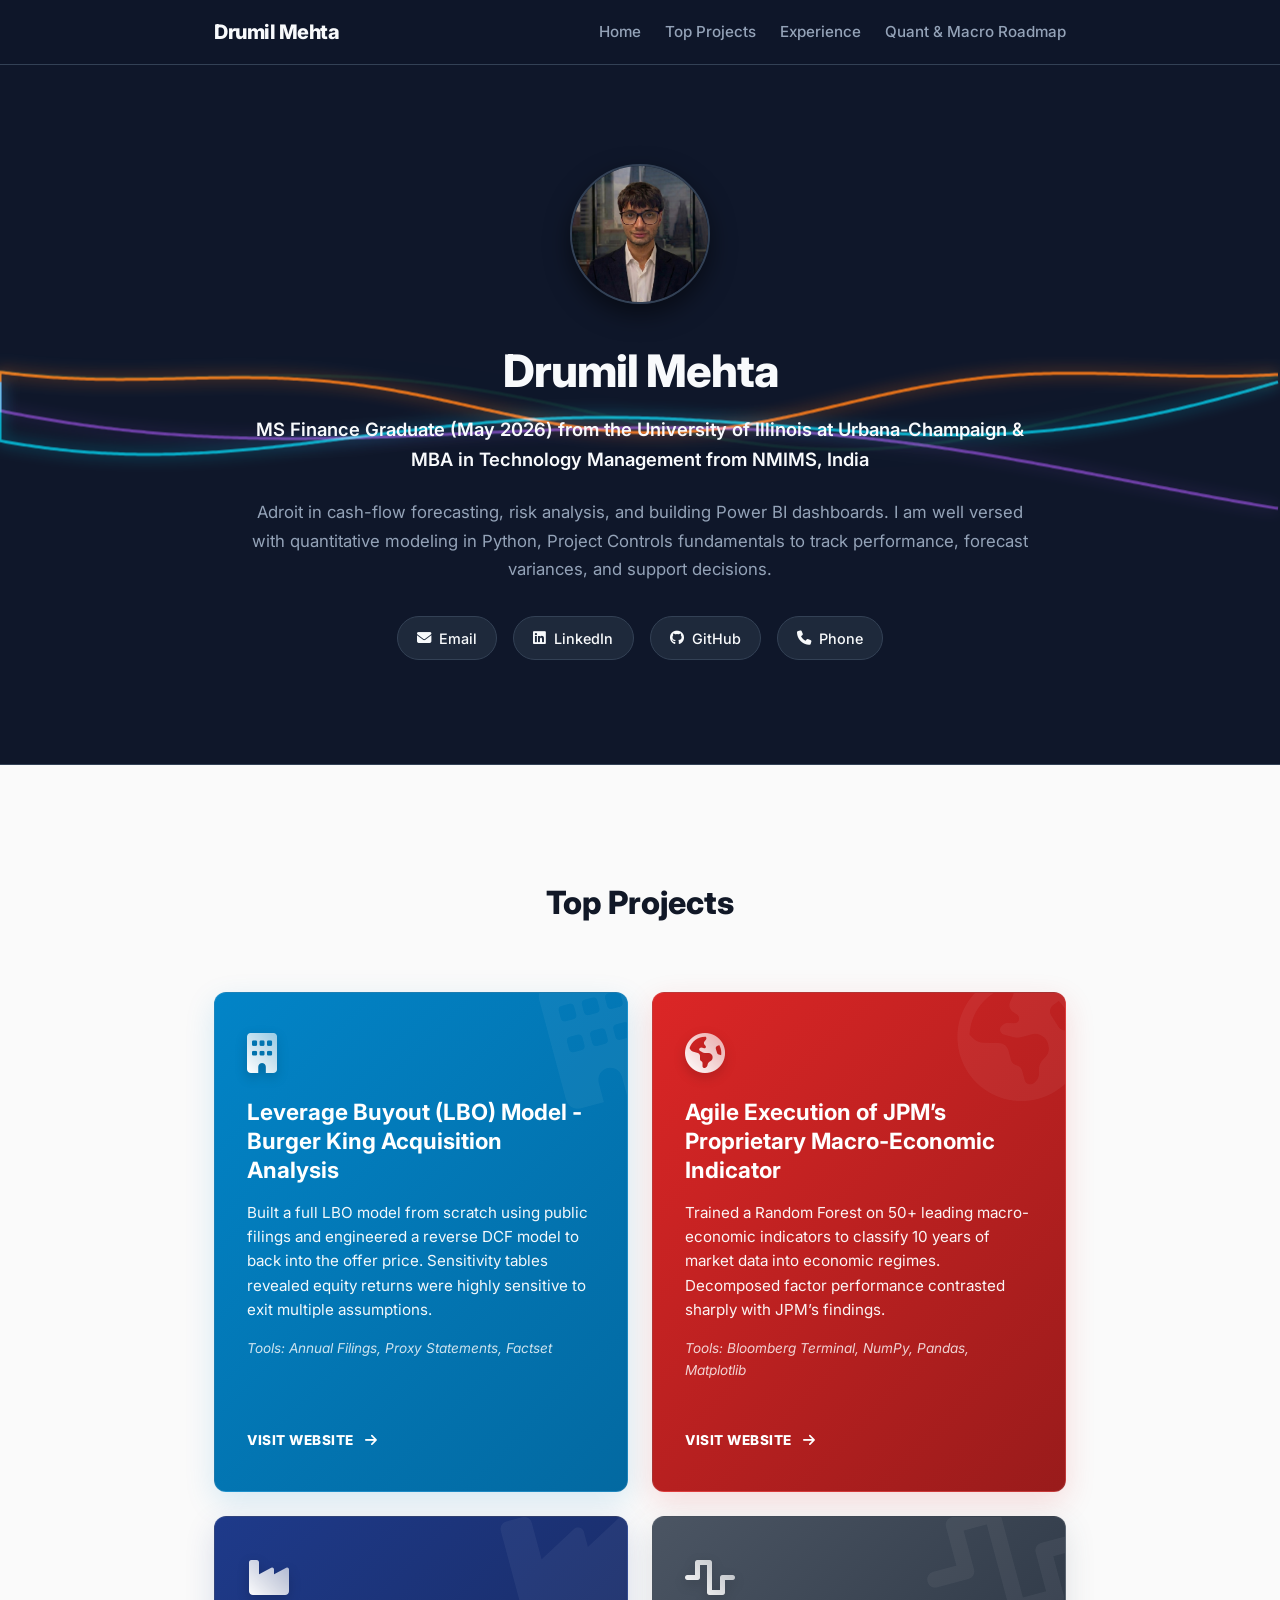
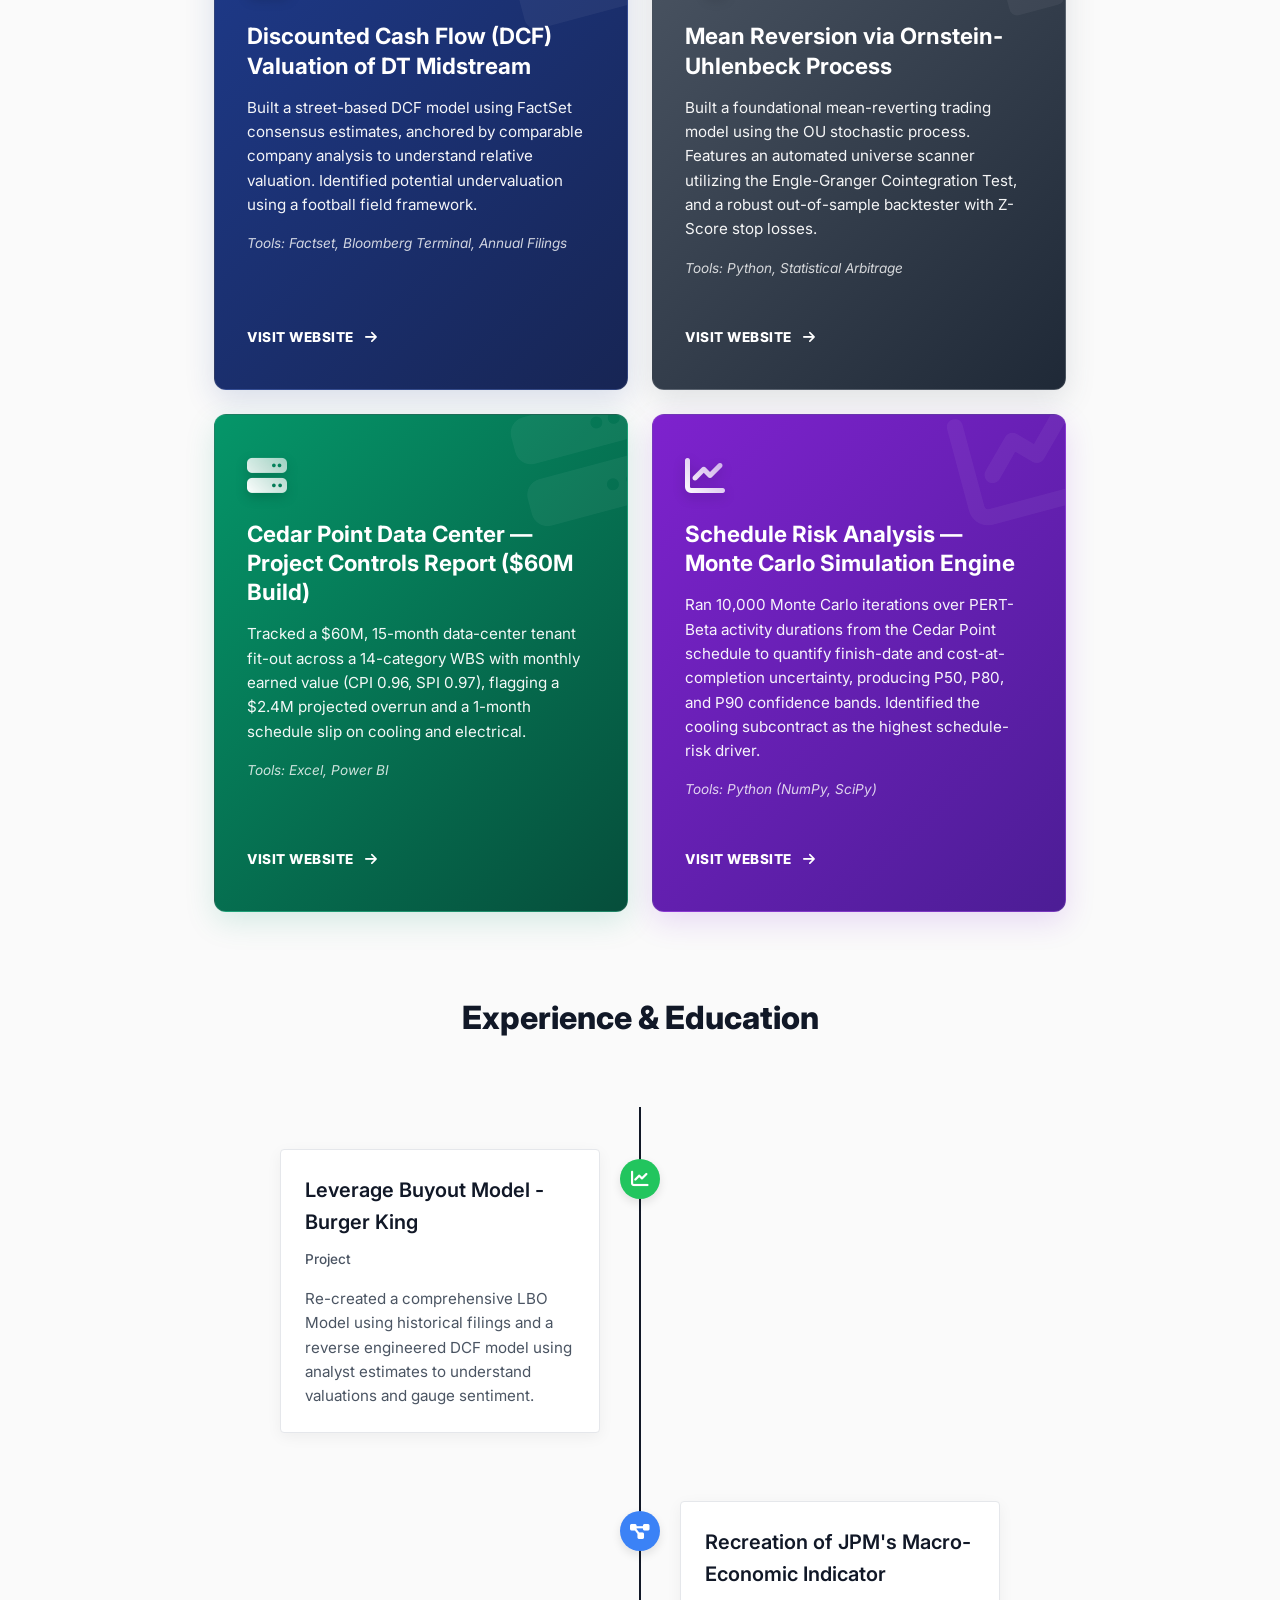
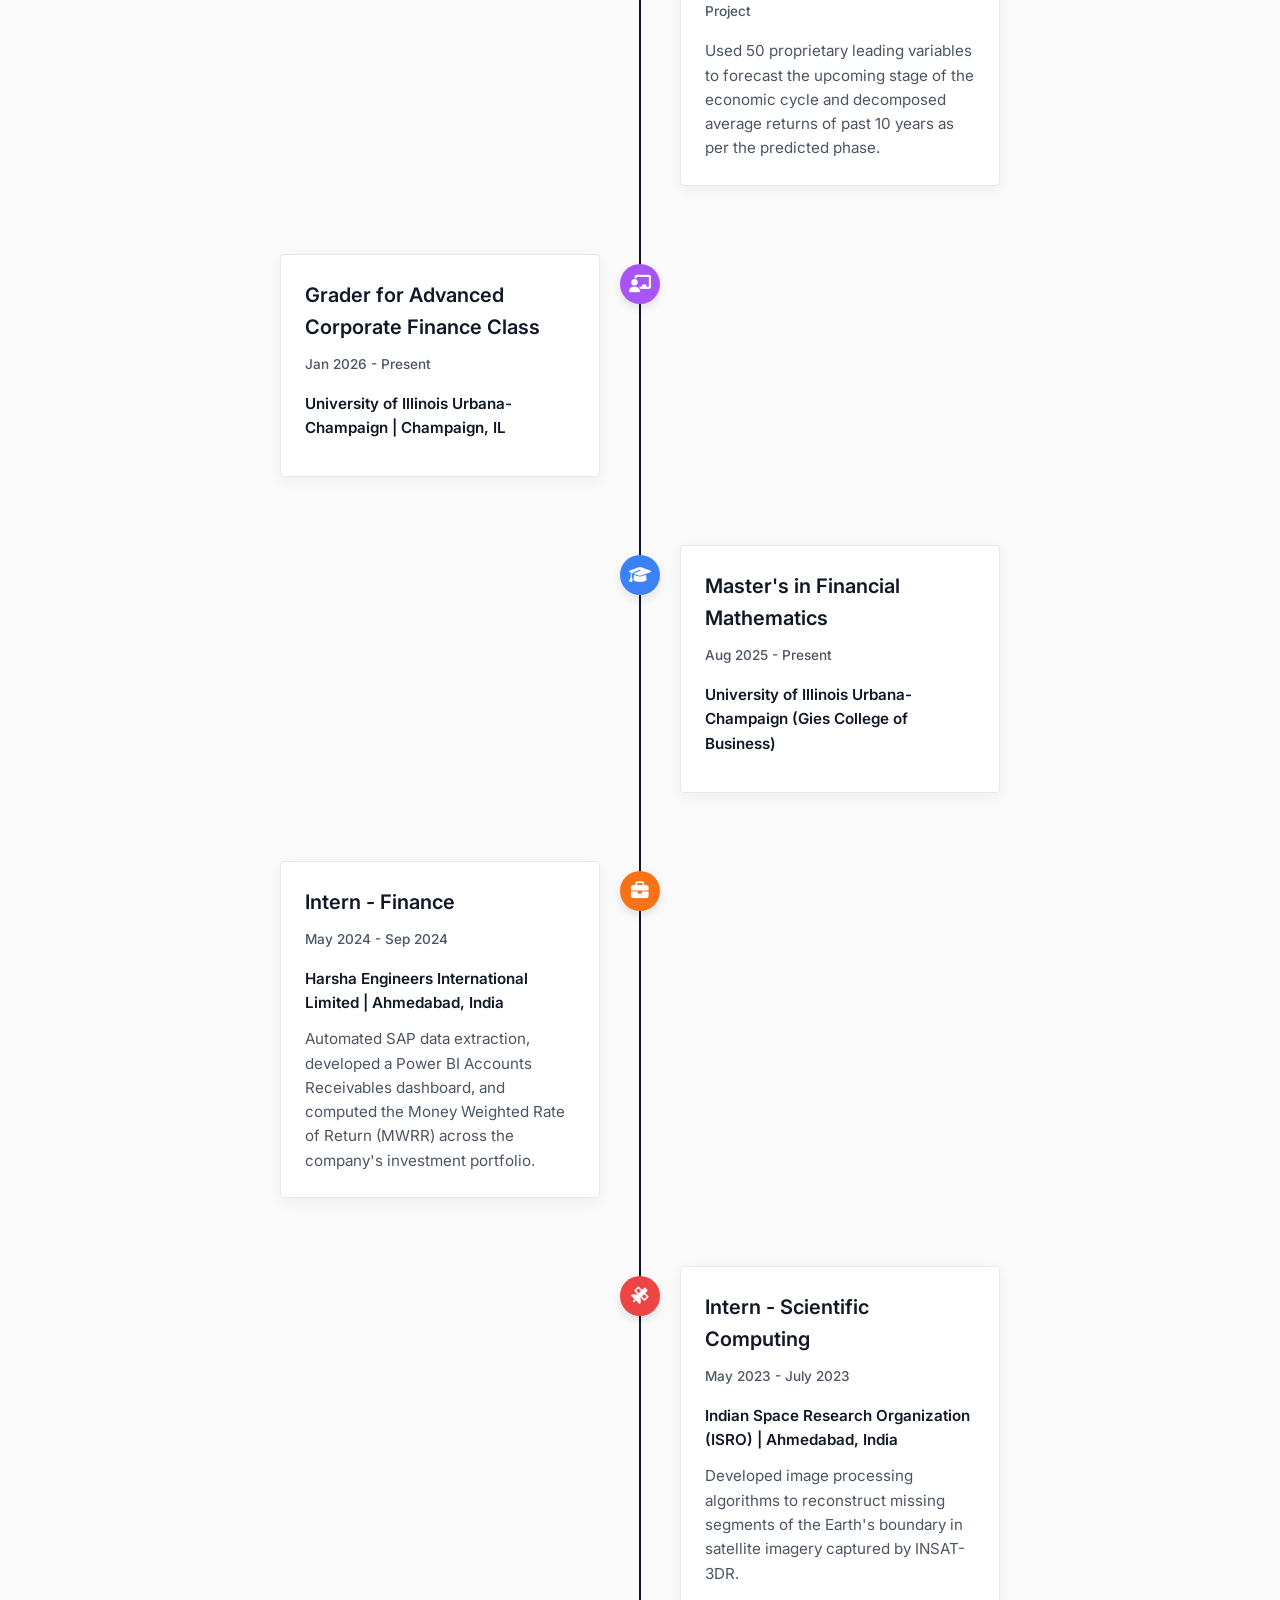
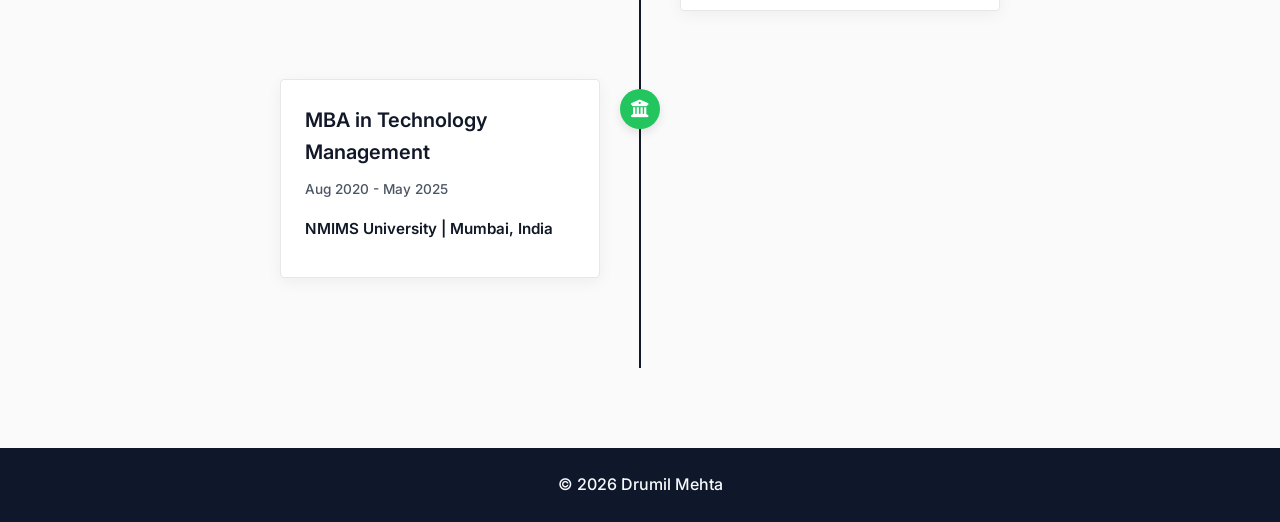
<file: index.html>
<!DOCTYPE html>
<html lang="en">
<head>
    <meta charset="UTF-8">
    <meta name="viewport" content="width=device-width, initial-scale=1.0">
    <title>Drumil Mehta | Portfolio</title>
    <link rel="stylesheet" href="style.css">
    <!-- Google Fonts: Inter -->
    <link rel="preconnect" href="https://fonts.googleapis.com">
    <link rel="preconnect" href="https://fonts.gstatic.com" crossorigin>
    <link href="https://fonts.googleapis.com/css2?family=Inter:wght@300;400;500;600;700;800&display=swap" rel="stylesheet">
    <link rel="stylesheet" href="https://cdnjs.cloudflare.com/ajax/libs/font-awesome/6.4.0/css/all.min.css">
</head>
<body>
    <nav class="navbar">
        <div class="nav-content">
            <a href="index.html" class="logo">Drumil Mehta</a>
            <ul class="nav-links">
                <li><a href="#home">Home</a></li>
                <li><a href="#projects">Top Projects</a></li>
                <li><a href="#timeline">Experience</a></li>
                <li><a href="impossiblelist.html" target="_blank">Quant & Macro Roadmap</a></li>
            </ul>
        </div>
    </nav>

    <header id="home" class="hero">
        <canvas id="quantCanvas"></canvas>
        <div class="hero-content">
            <div class="avatar-container">
                <img src="Headshot.jpeg" alt="Drumil Mehta" class="avatar-img">
            </div>
            
            <h1>Drumil Mehta</h1>
            <p class="subtitle">MS Finance Graduate (May 2026) from the University of Illinois at Urbana-Champaign & MBA in Technology Management from NMIMS,&nbsp;India</p>
            <p class="bio">Adroit in cash-flow forecasting, risk analysis, and building Power BI dashboards. I am well versed with quantitative modeling in Python, Project Controls fundamentals to track performance, forecast variances, and support&nbsp;decisions.</p>
            
            <div class="social-links">
                <a href="mailto:drumilmehta2001@gmail.com" title="Email"><i class="fas fa-envelope"></i> Email</a>
                <a href="https://linkedin.com" target="_blank" title="LinkedIn"><i class="fab fa-linkedin"></i> LinkedIn</a>
                <a href="https://github.com" target="_blank" title="GitHub"><i class="fab fa-github"></i> GitHub</a>
                <a href="tel:2177215641" title="Contact"><i class="fas fa-phone"></i> Phone</a>
            </div>
        </div>
    </header>

    <main class="container">
        <section id="projects" class="projects-section">
            <h2 class="section-title">Top Projects</h2>
            <div class="projects-grid">
                
                <div class="project-card card-blue">
                    <i class="fas fa-building watermark-icon"></i>
                    <div class="project-content">
                        <i class="fas fa-building project-icon"></i>
                        <h3>Leverage Buyout (LBO) Model - Burger King Acquisition Analysis</h3>
                        <p>Built a full LBO model from scratch using public filings and engineered a reverse DCF model to back into the offer price. Sensitivity tables revealed equity returns were highly sensitive to exit multiple assumptions.</p>
                        <p class="tools"><em>Tools: Annual Filings, Proxy Statements, Factset</em></p>
                    </div>
                    <a href="https://drive.google.com/drive/folders/1M0VgRk5EPmK-jOkETApa4M-3G6XBynwK" target="_blank" class="visit-btn">VISIT WEBSITE <i class="fas fa-arrow-right"></i></a>
                </div>
                
                <div class="project-card card-red">
                    <i class="fas fa-globe-americas watermark-icon"></i>
                    <div class="project-content">
                        <i class="fas fa-globe-americas project-icon"></i>
                        <h3>Agile Execution of JPM’s Proprietary Macro-Economic Indicator</h3>
                        <p>Trained a Random Forest on 50+ leading macro-economic indicators to classify 10 years of market data into economic regimes. Decomposed factor performance contrasted sharply with JPM’s findings.</p>
                        <p class="tools"><em>Tools: Bloomberg Terminal, NumPy, Pandas, Matplotlib</em></p>
                    </div>
                    <a href="https://github.com/drumilmehta2001/JPM-s-Proprietary-Macro-Economic-Indicator" target="_blank" class="visit-btn">VISIT WEBSITE <i class="fas fa-arrow-right"></i></a>
                </div>
                
                <div class="project-card card-navy">
                    <i class="fas fa-industry watermark-icon"></i>
                    <div class="project-content">
                        <i class="fas fa-industry project-icon"></i>
                        <h3>Discounted Cash Flow (DCF) Valuation of DT Midstream</h3>
                        <p>Built a street-based DCF model using FactSet consensus estimates, anchored by comparable company analysis to understand relative valuation. Identified potential undervaluation using a football field framework.</p>
                        <p class="tools"><em>Tools: Factset, Bloomberg Terminal, Annual Filings</em></p>
                    </div>
                    <a href="https://drive.google.com/drive/folders/1YrNmfutplvI4uQzwIIGTl4WyvtHerPtG" target="_blank" class="visit-btn">VISIT WEBSITE <i class="fas fa-arrow-right"></i></a>
                </div>
                
                <div class="project-card card-grey">
                    <i class="fas fa-wave-square watermark-icon"></i>
                    <div class="project-content">
                        <i class="fas fa-wave-square project-icon"></i>
                        <h3>Mean Reversion via Ornstein-Uhlenbeck Process</h3>
                        <p>Built a foundational mean-reverting trading model using the OU stochastic process. Features an automated universe scanner utilizing the Engle-Granger Cointegration Test, and a robust out-of-sample backtester with Z-Score stop losses.</p>
                        <p class="tools"><em>Tools: Python, Statistical Arbitrage</em></p>
                    </div>
                    <a href="https://github.com/drumilmehta2001/Ornstein-Uhlenbeck-OU-process-on-Pepsi-Coco-Cola" target="_blank" class="visit-btn">VISIT WEBSITE <i class="fas fa-arrow-right"></i></a>
                </div>
                
                <div class="project-card card-green">
                    <i class="fas fa-server watermark-icon"></i>
                    <div class="project-content">
                        <i class="fas fa-server project-icon"></i>
                        <h3>Cedar Point Data Center — Project Controls Report ($60M Build)</h3>
                        <p>Tracked a $60M, 15-month data-center tenant fit-out across a 14-category WBS with monthly earned value (CPI 0.96, SPI 0.97), flagging a $2.4M projected overrun and a 1-month schedule slip on cooling and electrical.</p>
                        <p class="tools"><em>Tools: Excel, Power BI</em></p>
                    </div>
                    <a href="https://drive.google.com/drive/folders/1y1PlHqwJdmpuK3ajjzrrjSMRsHqXTNwx" target="_blank" class="visit-btn">VISIT WEBSITE <i class="fas fa-arrow-right"></i></a>
                </div>
                
                <div class="project-card card-purple">
                    <i class="fas fa-chart-line watermark-icon"></i>
                    <div class="project-content">
                        <i class="fas fa-chart-line project-icon"></i>
                        <h3>Schedule Risk Analysis — Monte Carlo Simulation Engine</h3>
                        <p>Ran 10,000 Monte Carlo iterations over PERT-Beta activity durations from the Cedar Point schedule to quantify finish-date and cost-at-completion uncertainty, producing P50, P80, and P90 confidence bands. Identified the cooling subcontract as the highest schedule-risk driver.</p>
                        <p class="tools"><em>Tools: Python (NumPy, SciPy)</em></p>
                    </div>
                    <a href="https://drive.google.com/drive/folders/1Kx4QTx9Ku6UAvfVnjkDsO7Wxgp19R09T" target="_blank" class="visit-btn">VISIT WEBSITE <i class="fas fa-arrow-right"></i></a>
                </div>
            </div>
        </section>

        <section id="timeline" class="timeline-section">
            <h2 class="section-title">Experience & Education</h2>
            
            <div class="timeline">
                
                <div class="timeline-item left">
                    <div class="timeline-icon bg-green"><i class="fas fa-chart-line"></i></div>
                    <div class="timeline-card">
                        <h3>Leverage Buyout Model - Burger King</h3>
                        <span class="date">Project</span>
                        <p>Re-created a comprehensive LBO Model using historical filings and a reverse engineered DCF model using analyst estimates to understand valuations and gauge sentiment.</p>
                    </div>
                </div>

                <div class="timeline-item right">
                    <div class="timeline-icon bg-blue"><i class="fas fa-project-diagram"></i></div>
                    <div class="timeline-card">
                        <h3>Recreation of JPM's Macro-Economic Indicator</h3>
                        <span class="date">Project</span>
                        <p>Used 50 proprietary leading variables to forecast the upcoming stage of the economic cycle and decomposed average returns of past 10 years as per the predicted phase.</p>
                    </div>
                </div>

                <div class="timeline-item left">
                    <div class="timeline-icon bg-purple"><i class="fas fa-chalkboard-teacher"></i></div>
                    <div class="timeline-card">
                        <h3>Grader for Advanced Corporate Finance Class</h3>
                        <span class="date">Jan 2026 - Present</span>
                        <h4 class="company">University of Illinois Urbana-Champaign | Champaign, IL</h4>
                    </div>
                </div>
                
                <div class="timeline-item right">
                    <div class="timeline-icon bg-blue"><i class="fas fa-graduation-cap"></i></div>
                    <div class="timeline-card">
                        <h3>Master's in Financial Mathematics</h3>
                        <span class="date">Aug 2025 - Present</span>
                        <h4 class="company">University of Illinois Urbana-Champaign (Gies College of Business)</h4>
                    </div>
                </div>

                <div class="timeline-item left">
                    <div class="timeline-icon bg-orange"><i class="fas fa-briefcase"></i></div>
                    <div class="timeline-card">
                        <h3>Intern - Finance</h3>
                        <span class="date">May 2024 - Sep 2024</span>
                        <h4 class="company">Harsha Engineers International Limited | Ahmedabad, India</h4>
                        <p>Automated SAP data extraction, developed a Power BI Accounts Receivables dashboard, and computed the Money Weighted Rate of Return (MWRR) across the company's investment portfolio.</p>
                    </div>
                </div>

                <div class="timeline-item right">
                    <div class="timeline-icon bg-red"><i class="fas fa-satellite"></i></div>
                    <div class="timeline-card">
                        <h3>Intern - Scientific Computing</h3>
                        <span class="date">May 2023 - July 2023</span>
                        <h4 class="company">Indian Space Research Organization (ISRO) | Ahmedabad, India</h4>
                        <p>Developed image processing algorithms to reconstruct missing segments of the Earth's boundary in satellite imagery captured by INSAT-3DR.</p>
                    </div>
                </div>

                <div class="timeline-item left">
                    <div class="timeline-icon bg-green"><i class="fas fa-university"></i></div>
                    <div class="timeline-card">
                        <h3>MBA in Technology Management</h3>
                        <span class="date">Aug 2020 - May 2025</span>
                        <h4 class="company">NMIMS University | Mumbai, India</h4>
                    </div>
                </div>
                
            </div>
        </section>
    </main>

    <footer>
        <p>&copy; 2026 Drumil Mehta</p>
    </footer>

    <script src="script.js"></script>
</body>
</html>
</file>
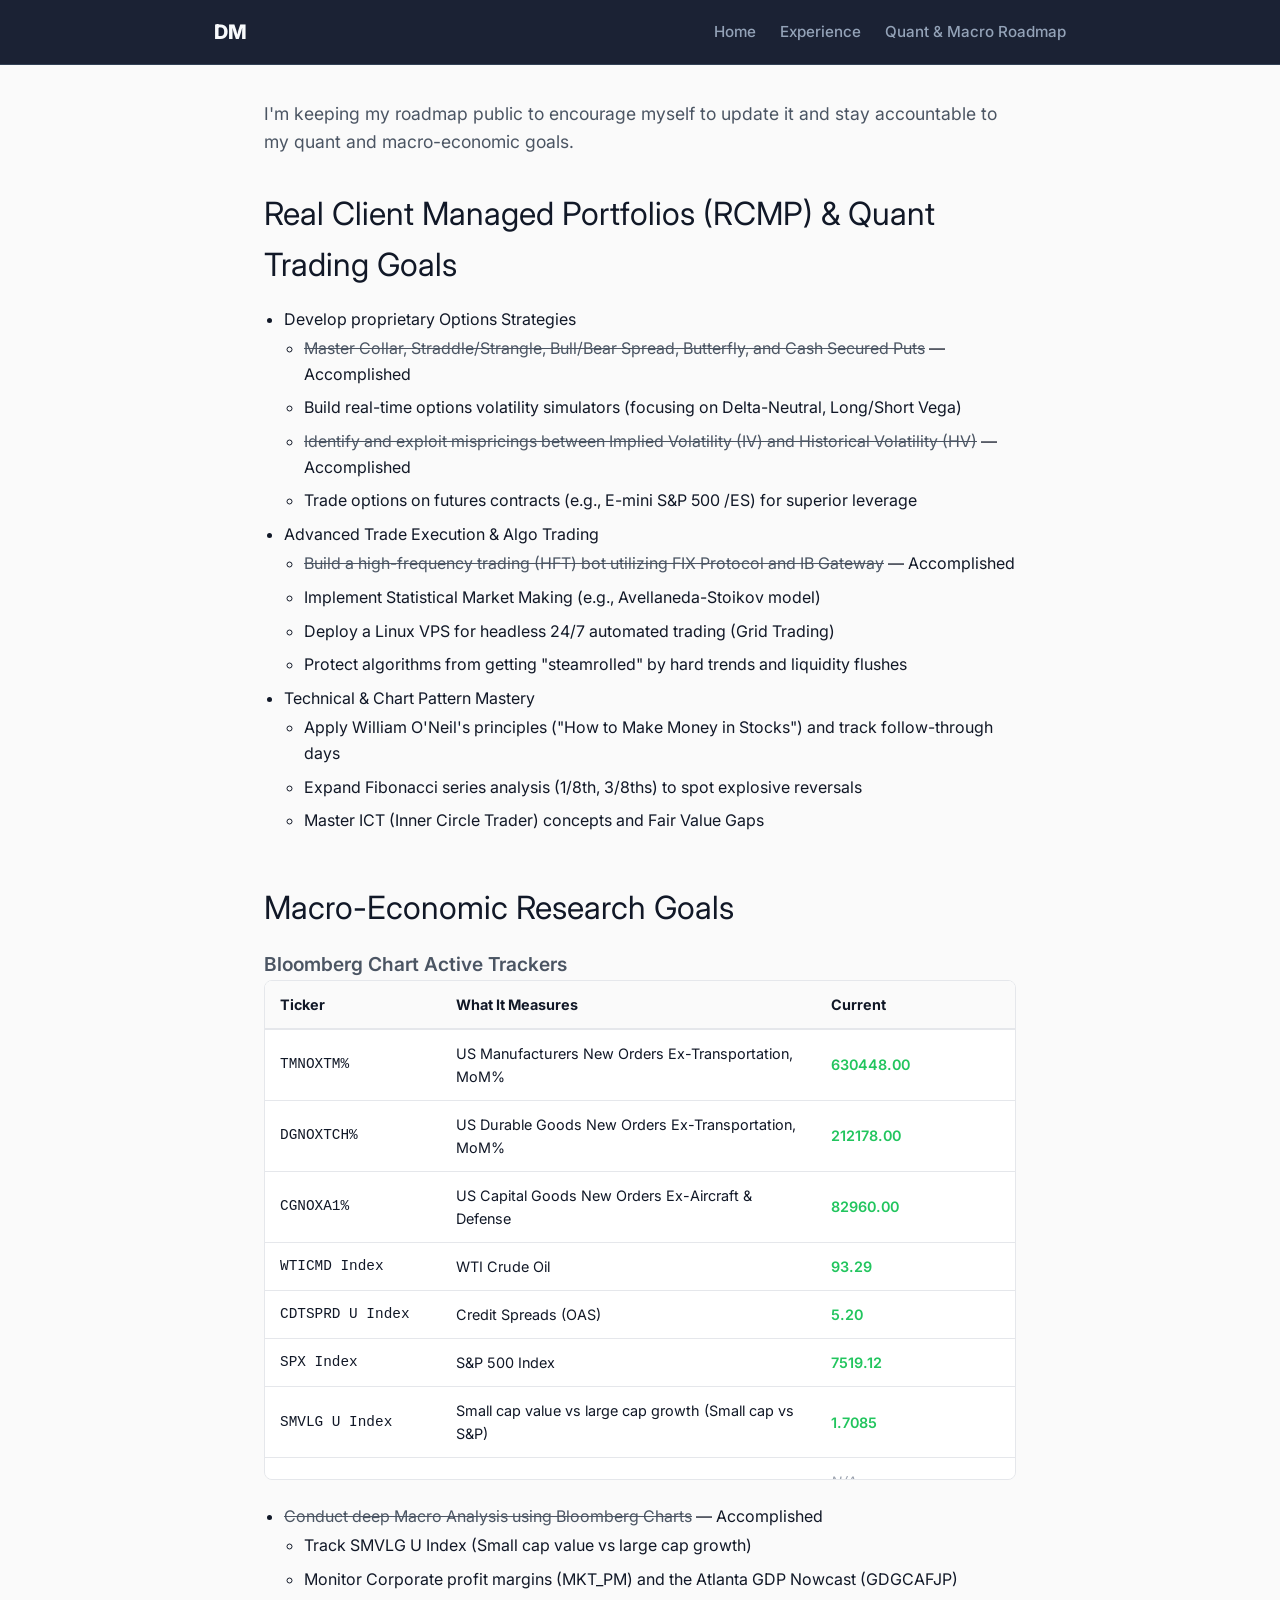
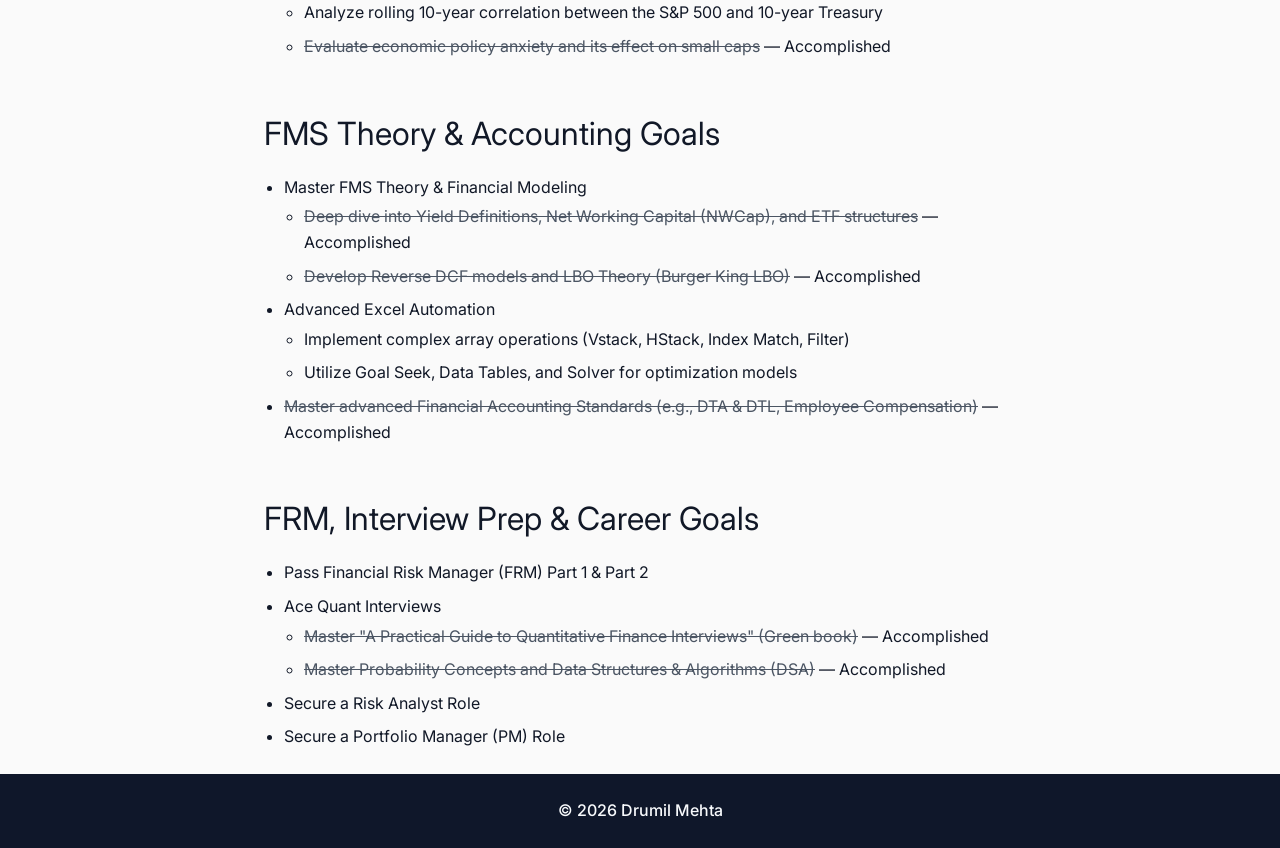
<file: impossiblelist.html>
<!DOCTYPE html>

<html lang="en">
<head>
<meta charset="utf-8"/>
<meta content="width=device-width, initial-scale=1.0" name="viewport"/>
<title>Quant & Macro Roadmap | Drumil Mehta</title>
<link href="style.css" rel="stylesheet"/>
<!-- Google Fonts: Inter -->
<link href="https://fonts.googleapis.com" rel="preconnect"/>
<link crossorigin="" href="https://fonts.gstatic.com" rel="preconnect"/>
<link href="https://fonts.googleapis.com/css2?family=Inter:wght@300;400;600;800&amp;display=swap" rel="stylesheet"/>
<link href="https://cdnjs.cloudflare.com/ajax/libs/font-awesome/6.4.0/css/all.min.css" rel="stylesheet"/>
</head>
<body class="impossible-page">
<nav class="navbar">
<div class="nav-content">
<a class="logo" href="index.html">DM</a>
<ul class="nav-links">
<li><a href="index.html">Home</a></li>
<li><a href="index.html#timeline">Experience</a></li>
<li><a class="active" href="#">Quant & Macro Roadmap</a></li>
</ul>
</div>
</nav>
<section class="impossible-list-section">
<div class="container impossible-container" style="padding-top: 100px; max-width: 800px; margin: 0 auto; min-height: 80vh;">
<p style="margin-bottom: 2rem; color: var(--text-dark-secondary); font-size: 1.1rem;">I'm keeping my roadmap public to encourage myself to update it and stay accountable to my quant and macro-economic goals.</p>
<h2 style="font-size: 2rem; font-weight: 400; margin-top: 2rem; margin-bottom: 1rem; color: var(--text-dark);">Real Client Managed Portfolios (RCMP) &amp; Quant Trading Goals</h2>
<ul class="impossible-ul">
<li>Develop proprietary Options Strategies
                    <ul>
<li><del>Master Collar, Straddle/Strangle, Bull/Bear Spread, Butterfly, and Cash Secured Puts</del> — Accomplished</li>
<li>Build real-time options volatility simulators (focusing on Delta-Neutral, Long/Short Vega)</li>
<li><del>Identify and exploit mispricings between Implied Volatility (IV) and Historical Volatility (HV)</del> — Accomplished</li>
<li>Trade options on futures contracts (e.g., E-mini S&amp;P 500 /ES) for superior leverage</li>
</ul>
</li>
<li>Advanced Trade Execution &amp; Algo Trading
                    <ul>
<li><del>Build a high-frequency trading (HFT) bot utilizing FIX Protocol and IB Gateway</del> — Accomplished</li>
<li>Implement Statistical Market Making (e.g., Avellaneda-Stoikov model)</li>
<li>Deploy a Linux VPS for headless 24/7 automated trading (Grid Trading)</li>
<li>Protect algorithms from getting "steamrolled" by hard trends and liquidity flushes</li>
</ul>
</li>
<li>Technical &amp; Chart Pattern Mastery
                    <ul>
<li>Apply William O'Neil's principles ("How to Make Money in Stocks") and track follow-through days</li>
<li>Expand Fibonacci series analysis (1/8th, 3/8ths) to spot explosive reversals</li>
<li>Master ICT (Inner Circle Trader) concepts and Fair Value Gaps</li>
</ul>
</li>
</ul>
<h2 style="font-size: 2rem; font-weight: 400; margin-top: 3rem; margin-bottom: 1rem; color: var(--text-dark);">Macro-Economic Research Goals</h2>
<h3 style="font-size: 1.2rem; font-weight: 600; margin-top: 1rem; color: var(--text-dark-secondary);">Bloomberg Chart Active Trackers</h3>
<div style="overflow-y: auto; max-height: 500px; margin-bottom: 1.5rem; background: var(--card-light); border: 1px solid var(--border-light); border-radius: 8px;">
<table style="width: 100%; border-collapse: collapse; color: var(--text-dark); font-size: 0.9rem; text-align: left;">
<thead style="position: sticky; top: 0; background-color: var(--bg-light); z-index: 1;">
<tr style="border-bottom: 2px solid var(--border-light);">
<th style="padding: 12px 15px;">Ticker</th>
<th style="padding: 12px 15px;">What It Measures</th>
<th style="padding: 12px 15px;">Current</th>
</tr>
</thead>
<tbody>
<tr style="border-bottom: 1px solid var(--border-light);">
<td style="padding: 12px 15px; font-family: monospace;">TMNOXTM%</td>
<td style="padding: 12px 15px;">US Manufacturers New Orders Ex-Transportation, MoM%</td>
<td style="padding: 12px 15px; color: var(--color-green); font-weight: 600;">630448.00</td>
</tr>
<tr style="border-bottom: 1px solid var(--border-light);">
<td style="padding: 12px 15px; font-family: monospace;">DGNOXTCH%</td>
<td style="padding: 12px 15px;">US Durable Goods New Orders Ex-Transportation, MoM%</td>
<td style="padding: 12px 15px; color: var(--color-green); font-weight: 600;">212178.00</td>
</tr>
<tr style="border-bottom: 1px solid var(--border-light);">
<td style="padding: 12px 15px; font-family: monospace;">CGNOXA1%</td>
<td style="padding: 12px 15px;">US Capital Goods New Orders Ex-Aircraft &amp; Defense</td>
<td style="padding: 12px 15px; color: var(--color-green); font-weight: 600;">82960.00</td>
</tr>
<tr style="border-bottom: 1px solid var(--border-light);">
<td style="padding: 12px 15px; font-family: monospace;">WTICMD Index</td>
<td style="padding: 12px 15px;">WTI Crude Oil</td>
<td style="padding: 12px 15px; color: var(--color-green); font-weight: 600;">93.29</td>
</tr>
<tr style="border-bottom: 1px solid var(--border-light);">
<td style="padding: 12px 15px; font-family: monospace;">CDTSPRD U Index</td>
<td style="padding: 12px 15px;">Credit Spreads (OAS)</td>
<td style="padding: 12px 15px; color: var(--color-green); font-weight: 600;">5.20</td>
</tr>
<tr style="border-bottom: 1px solid var(--border-light);">
<td style="padding: 12px 15px; font-family: monospace;">SPX Index</td>
<td style="padding: 12px 15px;">S&amp;P 500 Index</td>
<td style="padding: 12px 15px; color: var(--color-green); font-weight: 600;">7519.12</td>
</tr>
<tr style="border-bottom: 1px solid var(--border-light);">
<td style="padding: 12px 15px; font-family: monospace;">SMVLG U Index</td>
<td style="padding: 12px 15px;">Small cap value vs large cap growth (Small cap vs S&amp;P)</td>
<td style="padding: 12px 15px; color: var(--color-green); font-weight: 600;">1.7085</td>
</tr>
<tr style="border-bottom: 1px solid var(--border-light);">
<td style="padding: 12px 15px; font-family: monospace;">SMAVG</td>
<td style="padding: 12px 15px;">Moving Average</td>
<td style="padding: 12px 15px; color: #9ca3af; font-style: italic;">N/A (Proprietary/Delayed)</td>
</tr>
<tr style="border-bottom: 1px solid var(--border-light);">
<td style="padding: 12px 15px; font-family: monospace;">RTO/RTY/R2K</td>
<td style="padding: 12px 15px;">Russell 2000 (Small cap index)</td>
<td style="padding: 12px 15px; color: var(--color-green); font-weight: 600;">2920.54</td>
</tr>
<tr style="border-bottom: 1px solid var(--border-light);">
<td style="padding: 12px 15px; font-family: monospace;">RTYFWDPE U Index</td>
<td style="padding: 12px 15px;">Forward 12-month PE RTY</td>
<td style="padding: 12px 15px; color: #9ca3af; font-style: italic;">N/A (Proprietary/Delayed)</td>
</tr>
<tr style="border-bottom: 1px solid var(--border-light);">
<td style="padding: 12px 15px; font-family: monospace;">FXISPY U Index</td>
<td style="padding: 12px 15px;">China large cap FXI divided by SPX</td>
<td style="padding: 12px 15px; color: var(--color-green); font-weight: 600;">0.0476</td>
</tr>
<tr style="border-bottom: 1px solid var(--border-light);">
<td style="padding: 12px 15px; font-family: monospace;">EEMSPY U Index</td>
<td style="padding: 12px 15px;">Emerging market to SPY</td>
<td style="padding: 12px 15px; color: var(--color-green); font-weight: 600;">0.0911</td>
</tr>
<tr style="border-bottom: 1px solid var(--border-light);">
<td style="padding: 12px 15px; font-family: monospace;">EFASPY U Index</td>
<td style="padding: 12px 15px;">Developed markets (Japan, US, Europe) / SPY</td>
<td style="padding: 12px 15px; color: var(--color-green); font-weight: 600;">0.1401</td>
</tr>
<tr style="border-bottom: 1px solid var(--border-light);">
<td style="padding: 12px 15px; font-family: monospace;">ICOLCOTW Index</td>
<td style="padding: 12px 15px;">Total global liquids consumption (oil + refined products)</td>
<td style="padding: 12px 15px; color: #9ca3af; font-style: italic;">N/A (Proprietary/Delayed)</td>
</tr>
<tr style="border-bottom: 1px solid var(--border-light);">
<td style="padding: 12px 15px; font-family: monospace;">ICOLSUTW Index</td>
<td style="padding: 12px 15px;">Oil supply</td>
<td style="padding: 12px 15px; color: #9ca3af; font-style: italic;">N/A (Proprietary/Delayed)</td>
</tr>
<tr style="border-bottom: 1px solid var(--border-light);">
<td style="padding: 12px 15px; font-family: monospace;">SPEDACTL</td>
<td style="padding: 12px 15px;">S&amp;P Earnings or Earning Revisions</td>
<td style="padding: 12px 15px; color: #9ca3af; font-style: italic;">N/A (Proprietary/Delayed)</td>
</tr>
<tr style="border-bottom: 1px solid var(--border-light);">
<td style="padding: 12px 15px; font-family: monospace;">USLFTTOT</td>
<td style="padding: 12px 15px;">US Labor force / Total Employment</td>
<td style="padding: 12px 15px; color: var(--color-green); font-weight: 600;">169995.00</td>
</tr>
<tr style="border-bottom: 1px solid var(--border-light);">
<td style="padding: 12px 15px; font-family: monospace;">GDGCAFJP</td>
<td style="padding: 12px 15px;">Atlanta GDP Nowcast</td>
<td style="padding: 12px 15px; color: #9ca3af; font-style: italic;">N/A (Proprietary/Delayed)</td>
</tr>
<tr style="border-bottom: 1px solid var(--border-light);">
<td style="padding: 12px 15px; font-family: monospace;">SPXFWDFPE</td>
<td style="padding: 12px 15px;">S&amp;P Forward P/E</td>
<td style="padding: 12px 15px; color: #9ca3af; font-style: italic;">N/A (Proprietary/Delayed)</td>
</tr>
<tr style="border-bottom: 1px solid var(--border-light);">
<td style="padding: 12px 15px; font-family: monospace;">MKT_PM U Index</td>
<td style="padding: 12px 15px;">Corporate profit margins</td>
<td style="padding: 12px 15px; color: #9ca3af; font-style: italic;">N/A (Proprietary/Delayed)</td>
</tr>
<tr style="border-bottom: 1px solid var(--border-light);">
<td style="padding: 12px 15px; font-family: monospace;">NFCIINDX</td>
<td style="padding: 12px 15px;">Leading indicator for market stress</td>
<td style="padding: 12px 15px; color: var(--color-green); font-weight: 600;">-0.52</td>
</tr>
<tr style="border-bottom: 1px solid var(--border-light);">
<td style="padding: 12px 15px; font-family: monospace;">SPX10TE</td>
<td style="padding: 12px 15px;">Rolling 10-year correlation (S&amp;P 500 and 10-year Treasury)</td>
<td style="padding: 12px 15px; color: #9ca3af; font-style: italic;">N/A (Proprietary/Delayed)</td>
</tr>
<tr style="border-bottom: 1px solid var(--border-light);">
<td style="padding: 12px 15px; font-family: monospace;">UX3 Index</td>
<td style="padding: 12px 15px;">3-month implied Treasury rate</td>
<td style="padding: 12px 15px; color: var(--color-green); font-weight: 600;">3.68</td>
</tr>
<tr style="border-bottom: 1px solid var(--border-light);">
<td style="padding: 12px 15px; font-family: monospace;">NDX Index</td>
<td style="padding: 12px 15px;">Nasdaq 100</td>
<td style="padding: 12px 15px; color: var(--color-green); font-weight: 600;">30001.32</td>
</tr>
<tr style="border-bottom: 1px solid var(--border-light);">
<td style="padding: 12px 15px; font-family: monospace;">ARMS Index</td>
<td style="padding: 12px 15px;">Ratio of Rising Stock / Volume of Rising Stock</td>
<td style="padding: 12px 15px;">-</td>
</tr>
<tr style="border-bottom: 1px solid var(--border-light);">
<td style="padding: 12px 15px; font-family: monospace;">JOLTHIRS</td>
<td style="padding: 12px 15px;">Job hiring</td>
<td style="padding: 12px 15px; color: var(--color-green); font-weight: 600;">5554.00</td>
</tr>
<tr style="border-bottom: 1px solid var(--border-light);">
<td style="padding: 12px 15px; font-family: monospace;">JOLTLAYS</td>
<td style="padding: 12px 15px;">Job layoff</td>
<td style="padding: 12px 15px; color: var(--color-green); font-weight: 600;">1867.00</td>
</tr>
<tr style="border-bottom: 1px solid var(--border-light);">
<td style="padding: 12px 15px; font-family: monospace;">JOLTQUTS</td>
<td style="padding: 12px 15px;">Job Quit</td>
<td style="padding: 12px 15px; color: var(--color-green); font-weight: 600;">3171.00</td>
</tr>
<tr style="border-bottom: 1px solid var(--border-light);">
<td style="padding: 12px 15px; font-family: monospace;">BTC1 Curncy</td>
<td style="padding: 12px 15px;">Measure of risk appetite (Bitcoin Futures)</td>
<td style="padding: 12px 15px; color: var(--color-green); font-weight: 600;">75855.36</td>
</tr>
<tr style="border-bottom: 1px solid var(--border-light);">
<td style="padding: 12px 15px; font-family: monospace;">CPIFCAST U Index</td>
<td style="padding: 12px 15px;">Geometric index of inflation</td>
<td style="padding: 12px 15px; color: #9ca3af; font-style: italic;">N/A (Proprietary/Delayed)</td>
</tr>
<tr style="border-bottom: 1px solid var(--border-light);">
<td style="padding: 12px 15px; font-family: monospace;">DOWGOLD U Index</td>
<td style="padding: 12px 15px;">Dow/Gold performance</td>
<td style="padding: 12px 15px; color: var(--color-green); font-weight: 600;">11.1651</td>
</tr>
<tr style="border-bottom: 1px solid var(--border-light);">
<td style="padding: 12px 15px; font-family: monospace;">TRANUTY</td>
<td style="padding: 12px 15px;">Transportation stock v/s utility</td>
<td style="padding: 12px 15px; color: var(--color-green); font-weight: 600;">18.7042</td>
</tr>
<tr style="border-bottom: 1px solid var(--border-light);">
<td style="padding: 12px 15px; font-family: monospace;">RSPSPY</td>
<td style="padding: 12px 15px;">Equal weighted (RSP) vs S&amp;P</td>
<td style="padding: 12px 15px; color: var(--color-green); font-weight: 600;">0.2766</td>
</tr>
<tr style="border-bottom: 1px solid var(--border-light);">
<td style="padding: 12px 15px; font-family: monospace;">SPX_CAPE</td>
<td style="padding: 12px 15px;">Cyclically Adjusted Price-to-Earnings of S&amp;P</td>
<td style="padding: 12px 15px; color: #9ca3af; font-style: italic;">N/A (Proprietary/Delayed)</td>
</tr>
<tr style="border-bottom: 1px solid var(--border-light);">
<td style="padding: 12px 15px; font-family: monospace;">SML_CAPE</td>
<td style="padding: 12px 15px;">S&amp;P SmallCap 600 CAPE</td>
<td style="padding: 12px 15px; color: #9ca3af; font-style: italic;">N/A (Proprietary/Delayed)</td>
</tr>
<tr style="border-bottom: 1px solid var(--border-light);">
<td style="padding: 12px 15px; font-family: monospace;">SBOITOTL</td>
<td style="padding: 12px 15px;">Small Business Optimism Index</td>
<td style="padding: 12px 15px; color: #9ca3af; font-style: italic;">N/A (Proprietary/Delayed)</td>
</tr>
<tr style="border-bottom: 1px solid var(--border-light);">
<td style="padding: 12px 15px; font-family: monospace;">FF3 COMB COMDTY</td>
<td style="padding: 12px 15px;">Fed 3 month future</td>
<td style="padding: 12px 15px; color: #9ca3af; font-style: italic;">N/A (Proprietary/Delayed)</td>
</tr>
<tr style="border-bottom: 1px solid var(--border-light);">
<td style="padding: 12px 15px; font-family: monospace;">SML Index BEst EPS</td>
<td style="padding: 12px 15px;">Forward looking earning estimate</td>
<td style="padding: 12px 15px; color: #9ca3af; font-style: italic;">N/A (Proprietary/Delayed)</td>
</tr>
<tr style="border-bottom: 1px solid var(--border-light);">
<td style="padding: 12px 15px; font-family: monospace;">EPUCREGU</td>
<td style="padding: 12px 15px;">Economic Policy Anxiety Inverted</td>
<td style="padding: 12px 15px; color: #9ca3af; font-style: italic;">N/A (Proprietary/Delayed)</td>
</tr>
<tr style="border-bottom: 1px solid var(--border-light);">
<td style="padding: 12px 15px; font-family: monospace;">S1 COMB COMDTY</td>
<td style="padding: 12px 15px;">Soya Bean Futures</td>
<td style="padding: 12px 15px; color: var(--color-green); font-weight: 600;">1185.50</td>
</tr>
<tr style="border-bottom: 1px solid var(--border-light);">
<td style="padding: 12px 15px; font-family: monospace;">ES1</td>
<td style="padding: 12px 15px;">S&amp;P E-Mini Futures</td>
<td style="padding: 12px 15px; color: var(--color-green); font-weight: 600;">7542.25</td>
</tr>
<tr style="border-bottom: 1px solid var(--border-light);">
<td style="padding: 12px 15px; font-family: monospace;">SPYEFA</td>
<td style="padding: 12px 15px;">S&amp;P divided by Developed Countries (EFA)</td>
<td style="padding: 12px 15px; color: #9ca3af; font-style: italic;">N/A (Proprietary/Delayed)</td>
</tr>
<tr style="border-bottom: 1px solid var(--border-light);">
<td style="padding: 12px 15px; font-family: monospace;">GSUSDTWI</td>
<td style="padding: 12px 15px;">Goldman Sachs USD Trade Weighted Index</td>
<td style="padding: 12px 15px; color: #9ca3af; font-style: italic;">N/A (Proprietary/Delayed)</td>
</tr>
<tr style="border-bottom: 1px solid var(--border-light);">
<td style="padding: 12px 15px; font-family: monospace;">EQRV</td>
<td style="padding: 12px 15px;">Equity risk value (S&amp;P 600 - S&amp;P 500)</td>
<td style="padding: 12px 15px; color: #9ca3af; font-style: italic;">N/A (Proprietary/Delayed)</td>
</tr>
<tr style="border-bottom: 1px solid var(--border-light);">
<td style="padding: 12px 15px; font-family: monospace;">TSATTPCY</td>
<td style="padding: 12px 15px;">TSA Checkpoint traveler counts</td>
<td style="padding: 12px 15px; color: #9ca3af; font-style: italic;">N/A (Proprietary/Delayed)</td>
</tr>
</tbody>
</table>
</div>
<ul class="impossible-ul">
<li><del>Conduct deep Macro Analysis using Bloomberg Charts</del> — Accomplished
                    <ul>
<li>Track SMVLG U Index (Small cap value vs large cap growth)</li>
<li>Monitor Corporate profit margins (MKT_PM) and the Atlanta GDP Nowcast (GDGCAFJP)</li>
<li>Analyze rolling 10-year correlation between the S&amp;P 500 and 10-year Treasury</li>
<li><del>Evaluate economic policy anxiety and its effect on small caps</del> — Accomplished</li>
</ul>
</li>
</ul>
<h2 style="font-size: 2rem; font-weight: 400; margin-top: 3rem; margin-bottom: 1rem; color: var(--text-dark);">FMS Theory &amp; Accounting Goals</h2>
<ul class="impossible-ul">
<li>Master FMS Theory &amp; Financial Modeling
                    <ul>
<li><del>Deep dive into Yield Definitions, Net Working Capital (NWCap), and ETF structures</del> — Accomplished</li>
<li><del>Develop Reverse DCF models and LBO Theory (Burger King LBO)</del> — Accomplished</li>
</ul>
</li>
<li>Advanced Excel Automation
                    <ul>
<li>Implement complex array operations (Vstack, HStack, Index Match, Filter)</li>
<li>Utilize Goal Seek, Data Tables, and Solver for optimization models</li>
</ul>
</li>
<li><del>Master advanced Financial Accounting Standards (e.g., DTA &amp; DTL, Employee Compensation)</del> — Accomplished</li>
</ul>
<h2 style="font-size: 2rem; font-weight: 400; margin-top: 3rem; margin-bottom: 1rem; color: var(--text-dark);">FRM, Interview Prep &amp; Career Goals</h2>
<ul class="impossible-ul">
<li>Pass Financial Risk Manager (FRM) Part 1 &amp; Part 2</li>
<li>Ace Quant Interviews
                    <ul>
<li><del>Master "A Practical Guide to Quantitative Finance Interviews" (Green book)</del> — Accomplished</li>
<li><del>Master Probability Concepts and Data Structures &amp; Algorithms (DSA)</del> — Accomplished</li>
</ul>
</li>
<li>Secure a Risk Analyst Role</li>
<li>Secure a Portfolio Manager (PM) Role</li>
</ul>
</div>
</section>
<footer>
<p>© 2026 Drumil Mehta</p>
</footer>
<script src="script.js"></script>
</body>
</html>
</file>
<file: style.css>
:root {
    /* Two-Tone Theme Variables */
    --bg-light: #fafafa;
    --bg-dark: #0f172a; /* Deep slate / black for hero */
    
    --text-dark: #111827; /* For white bg */
    --text-dark-secondary: #4b5563;
    
    --text-light: #f8fafc; /* For dark bg */
    --text-light-secondary: #94a3b8;
    
    --border-light: #e5e7eb;
    --border-dark: #334155;
    
    --card-light: #ffffff;
    --card-dark: #1e293b;

    --accent-color: #3b82f6;
    --font-family: 'Inter', sans-serif;
    
    /* Icon Colors */
    --color-green: #22c55e;
    --color-blue: #3b82f6;
    --color-purple: #a855f7;
    --color-orange: #f97316;
    --color-red: #ef4444;
}

* {
    margin: 0;
    padding: 0;
    box-sizing: border-box;
}

html {
    scroll-behavior: smooth;
}

body {
    background-color: var(--bg-light); /* White background for projects */
    color: var(--text-dark);
    font-family: var(--font-family);
    line-height: 1.6;
    overflow-x: hidden;
}

/* Navbar (Keep Dark to match Hero) */
.navbar {
    position: fixed;
    top: 0;
    width: 100%;
    background: rgba(15, 23, 42, 0.95);
    backdrop-filter: blur(8px);
    z-index: 1000;
    border-bottom: 1px solid var(--border-dark);
}

.nav-content {
    max-width: 900px;
    margin: 0 auto;
    padding: 1rem 1.5rem;
    display: flex;
    justify-content: space-between;
    align-items: center;
}

.logo {
    color: var(--text-light);
    text-decoration: none;
    font-size: 1.25rem;
    font-weight: 800;
    letter-spacing: -0.5px;
}

.nav-links {
    list-style: none;
    display: flex;
    gap: 1.5rem;
}

.nav-links a {
    color: var(--text-light-secondary);
    text-decoration: none;
    font-weight: 500;
    font-size: 0.95rem;
    transition: color 0.2s ease;
}

.nav-links a:hover {
    color: var(--text-light);
}

/* Hero Section (Dark Theme) */
.hero {
    background-color: var(--bg-dark); /* Keeps the dark setting here */
    color: var(--text-light);
    text-align: center;
    position: relative;
    min-height: 85vh; 
    display: flex;
    flex-direction: column;
    justify-content: center;
    align-items: center;
    overflow: hidden;
    margin-bottom: 5rem;
    padding-top: 60px; /* Offset for navbar */
    border-bottom: 1px solid var(--border-dark);
}

#quantCanvas {
    position: absolute;
    top: 0;
    left: 0;
    width: 100%;
    height: 100%;
    z-index: 0;
}

.hero-content {
    position: relative;
    z-index: 1;
    animation: fadeIn 1.5s ease-out;
    padding: 2rem;
    max-width: 850px;
}

@keyframes fadeIn {
    from { opacity: 0; transform: translateY(10px); }
    to { opacity: 1; transform: translateY(0); }
}

.avatar-container {
    margin-bottom: 2rem;
    display: flex;
    justify-content: center;
}

.avatar-placeholder {
    width: 140px;
    height: 140px;
    border-radius: 50%;
    background-color: var(--card-dark);
    border: 2px solid var(--border-dark);
    display: flex;
    justify-content: center;
    align-items: center;
    font-size: 3rem;
    color: var(--text-light-secondary);
    box-shadow: 0 10px 25px rgba(0, 0, 0, 0.5);
}

.avatar-img {
    width: 140px;
    height: 140px;
    border-radius: 50%;
    object-fit: cover;
    object-position: center top; /* Good for headshots so head isn't cut off */
    box-shadow: 0 10px 25px rgba(0, 0, 0, 0.5);
    border: 2px solid var(--border-dark);
}

h1 {
    font-size: 2.8rem;
    font-weight: 800;
    letter-spacing: -1px;
    margin-bottom: 0.5rem;
    color: var(--text-light);
}

.subtitle {
    font-size: 1.15rem;
    color: var(--text-light);
    font-weight: 600;
    margin-bottom: 1.5rem;
}

.bio {
    font-size: 1.05rem;
    color: var(--text-light-secondary);
    margin-bottom: 2rem;
    line-height: 1.7;
}

.social-links {
    display: flex;
    justify-content: center;
    flex-wrap: wrap;
    gap: 1rem;
}

.social-links a {
    display: inline-flex;
    align-items: center;
    gap: 0.5rem;
    padding: 0.6rem 1.2rem;
    border-radius: 9999px;
    background-color: var(--card-dark);
    color: var(--text-light);
    text-decoration: none;
    font-size: 0.9rem;
    font-weight: 500;
    transition: all 0.2s ease;
    border: 1px solid var(--border-dark);
}

.social-links a:hover {
    background-color: var(--text-light);
    color: var(--bg-dark);
    transform: translateY(-2px);
}

/* Main Container */
.container {
    max-width: 900px;
    margin: 0 auto;
    padding: 0 1.5rem;
}

/* Sections */
.timeline-section {
    margin-bottom: 5rem;
}

.section-title {
    text-align: center;
    font-size: 2rem;
    font-weight: 800;
    margin-bottom: 4rem;
    color: var(--text-dark);
}

/* Timeline Alternating Layout (Light Theme) */
.timeline {
    position: relative;
    max-width: 800px;
    margin: 0 auto;
    padding: 2rem 0;
}

/* The central vertical line */
.timeline::after {
    content: '';
    position: absolute;
    width: 2px;
    background-color: #111827; /* Solid black/dark line like Diogo's */
    top: 0;
    bottom: 0;
    left: 50%;
    margin-left: -1px;
}

.timeline-item {
    padding: 10px 40px;
    position: relative;
    width: 50%;
    box-sizing: border-box;
    margin-bottom: 3rem;
}

.timeline-item.left {
    left: 0;
    text-align: right;
}

.timeline-item.right {
    left: 50%;
    text-align: left;
}

/* The colored nodes with icons */
.timeline-icon {
    position: absolute;
    width: 40px;
    height: 40px;
    border-radius: 50%;
    top: 20px;
    color: white;
    display: flex;
    justify-content: center;
    align-items: center;
    font-size: 1.1rem;
    z-index: 1;
    box-shadow: 0 4px 10px rgba(0,0,0,0.1);
    transition: transform 0.3s ease;
}

.timeline-item.left .timeline-icon {
    right: -20px;
}

.timeline-item.right .timeline-icon {
    left: -20px;
}

.timeline-item:hover .timeline-icon {
    transform: scale(1.15);
}

/* Icon Colors */
.bg-green { background-color: var(--color-green); }
.bg-blue { background-color: var(--color-blue); }
.bg-purple { background-color: var(--color-purple); }
.bg-orange { background-color: var(--color-orange); }
.bg-red { background-color: var(--color-red); }

/* The White Cards */
.timeline-card {
    padding: 1.5rem;
    background: var(--card-light);
    color: var(--text-dark);
    border-radius: 4px; /* Sharper edges like Diogo's */
    border: 1px solid var(--border-light);
    box-shadow: 0 4px 15px rgba(0, 0, 0, 0.05); /* Soft shadow on white */
    display: inline-block;
    width: 100%;
    text-align: left;
    transition: transform 0.3s ease, box-shadow 0.3s ease;
}

.timeline-item:hover .timeline-card {
    transform: translateY(-5px);
    box-shadow: 0 10px 25px rgba(0, 0, 0, 0.1);
}

.timeline-card h3 {
    margin-bottom: 0.5rem;
    font-size: 1.25rem;
    font-weight: 600;
}

.timeline-item.left .timeline-card h3,
.timeline-item.left .timeline-card .company {
    text-align: right; /* Aligns text towards the central line on the left side */
}
.timeline-item.left .timeline-card p {
    text-align: right;
}

/* Actually, Diogo's cards align text to the left even on the left side. Let's keep it clean: text-align: left for all cards. */
.timeline-item.left .timeline-card h3,
.timeline-item.left .timeline-card .company,
.timeline-item.left .timeline-card p {
    text-align: left;
}

.timeline-item.left {
    /* Keep the outer item right-aligned so the date float sits correctly if we add it, but text in card is left */
}

/* Wait, in Diogo's screenshot, the date is outside the card! "2015 - February 2016" is floating next to the node. 
Let's keep the date inside the card for simplicity unless requested, but Diogo has it outside. 
I will keep the date inside the card as currently structured to not break HTML. */

.timeline-card .date {
    display: inline-block;
    font-size: 0.85rem;
    color: var(--text-dark-secondary);
    font-weight: 500;
    margin-bottom: 1rem;
}

.timeline-card .company {
    font-weight: 600;
    color: var(--text-dark);
    margin-bottom: 0.75rem;
    font-size: 0.95rem;
}

.timeline-card p {
    color: var(--text-dark-secondary);
    font-size: 0.95rem;
    line-height: 1.6;
}

/* Footer */
footer {
    text-align: center;
    padding: 1.5rem 0;
    background-color: var(--bg-dark);
    color: var(--text-light);
    font-size: 1rem;
    font-weight: 500;
}

/* Responsive */
@media screen and (max-width: 768px) {
    .timeline::after {
        left: 31px;
    }
    
    .timeline-item {
        width: 100%;
        padding-left: 70px;
        padding-right: 15px;
    }
    
    .timeline-item.right {
        left: 0;
    }
    
    .timeline-item.left {
        left: 0;
        text-align: left;
    }
    
    .timeline-item.left .timeline-icon,
    .timeline-item.right .timeline-icon {
        left: 11px;
        right: auto;
    }
    
    .hero {
        min-height: 100vh;
    }
    
    h1 {
        font-size: 2.2rem;
    }
}

/* Impossible List Styles */
.impossible-ul {
    list-style-type: disc;
    padding-left: 20px;
    margin-bottom: 1.5rem;
    color: var(--text-dark);
}

.impossible-ul li {
    margin-bottom: 0.5rem;
    line-height: 1.6;
}

.impossible-ul ul {
    list-style-type: circle;
    padding-left: 20px;
    margin-top: 0.25rem;
}

.impossible-ul del {
    color: var(--text-dark-secondary);
    text-decoration-color: var(--text-dark-secondary);
}

/* Projects Section */
.projects-section {
    margin-bottom: 5rem;
    padding-top: 2rem;
}

.projects-grid {
    display: grid;
    grid-template-columns: repeat(auto-fit, minmax(280px, 1fr));
    gap: 1.5rem;
    margin-bottom: 3rem;
}

.project-card {
    border-radius: 12px;
    padding: 2.5rem 2rem;
    color: white;
    display: flex;
    flex-direction: column;
    justify-content: space-between;
    transition: transform 0.4s cubic-bezier(0.175, 0.885, 0.32, 1.275), box-shadow 0.4s ease;
    min-height: 380px;
    position: relative;
    overflow: hidden;
    z-index: 1;
    border: 1px solid rgba(255, 255, 255, 0.1);
    backdrop-filter: blur(10px);
}

.project-card:hover {
    transform: translateY(-10px);
}

/* Watermark Icon */
.project-card .watermark-icon {
    position: absolute;
    top: -20px;
    right: -20px;
    font-size: 8rem;
    opacity: 0.05;
    z-index: -1;
    transform: rotate(-15deg);
    transition: transform 0.5s ease, opacity 0.5s ease;
}

.project-card:hover .watermark-icon {
    transform: rotate(0deg) scale(1.1);
    opacity: 0.1;
}

/* Top Glowing Icon */
.project-icon {
    font-size: 2.5rem;
    margin-bottom: 1.5rem;
    display: inline-block;
    background: -webkit-linear-gradient(45deg, #ffffff, rgba(255,255,255,0.6));
    -webkit-background-clip: text;
    -webkit-text-fill-color: transparent;
    filter: drop-shadow(0 4px 6px rgba(0,0,0,0.2));
}

.project-content h3 {
    font-size: 1.4rem;
    font-weight: 700;
    margin-bottom: 1rem;
    line-height: 1.3;
}

.project-content p {
    font-size: 0.95rem;
    line-height: 1.6;
    margin-bottom: 1rem;
    opacity: 0.95;
}

.project-content .tools {
    font-size: 0.85rem;
    opacity: 0.8;
    margin-top: auto;
}

.visit-btn {
    display: inline-block;
    margin-top: 2rem;
    color: white;
    text-decoration: none;
    font-weight: 800;
    font-size: 0.85rem;
    text-transform: uppercase;
    letter-spacing: 0.5px;
    transition: transform 0.2s ease, opacity 0.2s ease;
}

.visit-btn i {
    margin-left: 0.5rem;
    transition: transform 0.2s ease;
}

.visit-btn:hover {
    opacity: 0.9;
}
.visit-btn:hover i {
    transform: translateX(4px);
}

/* Premium Gradient Card Colors */
.card-blue { 
    background: linear-gradient(135deg, #0284c7 0%, #0369a1 100%);
    box-shadow: 0 10px 30px rgba(2, 132, 199, 0.15);
}
.card-blue:hover { box-shadow: 0 15px 40px rgba(2, 132, 199, 0.4); }

.card-red { 
    background: linear-gradient(135deg, #dc2626 0%, #991b1b 100%);
    box-shadow: 0 10px 30px rgba(220, 38, 38, 0.15);
}
.card-red:hover { box-shadow: 0 15px 40px rgba(220, 38, 38, 0.4); }

.card-navy { 
    background: linear-gradient(135deg, #1e3a8a 0%, #172554 100%);
    box-shadow: 0 10px 30px rgba(30, 58, 138, 0.15);
}
.card-navy:hover { box-shadow: 0 15px 40px rgba(30, 58, 138, 0.4); }

.card-grey { 
    background: linear-gradient(135deg, #4b5563 0%, #1f2937 100%);
    box-shadow: 0 10px 30px rgba(75, 85, 99, 0.15);
}
.card-grey:hover { box-shadow: 0 15px 40px rgba(75, 85, 99, 0.4); }

.card-green { 
    background: linear-gradient(135deg, #059669 0%, #064e3b 100%);
    box-shadow: 0 10px 30px rgba(5, 150, 105, 0.15);
}
.card-green:hover { box-shadow: 0 15px 40px rgba(5, 150, 105, 0.4); }

.card-purple { 
    background: linear-gradient(135deg, #7e22ce 0%, #4c1d95 100%);
    box-shadow: 0 10px 30px rgba(126, 34, 206, 0.15);
}
.card-purple:hover { box-shadow: 0 15px 40px rgba(126, 34, 206, 0.4); }

/* Shine effect on hover */
.project-card::before {
    content: "";
    position: absolute;
    top: 0;
    left: -100%;
    width: 50%;
    height: 100%;
    background: linear-gradient(to right, rgba(255,255,255,0) 0%, rgba(255,255,255,0.15) 50%, rgba(255,255,255,0) 100%);
    transform: skewX(-25deg);
    transition: left 0.7s ease;
    z-index: 0;
}

.project-card:hover::before {
    left: 200%;
}

.project-content, .visit-btn {
    position: relative;
    z-index: 2;
}
</file>
